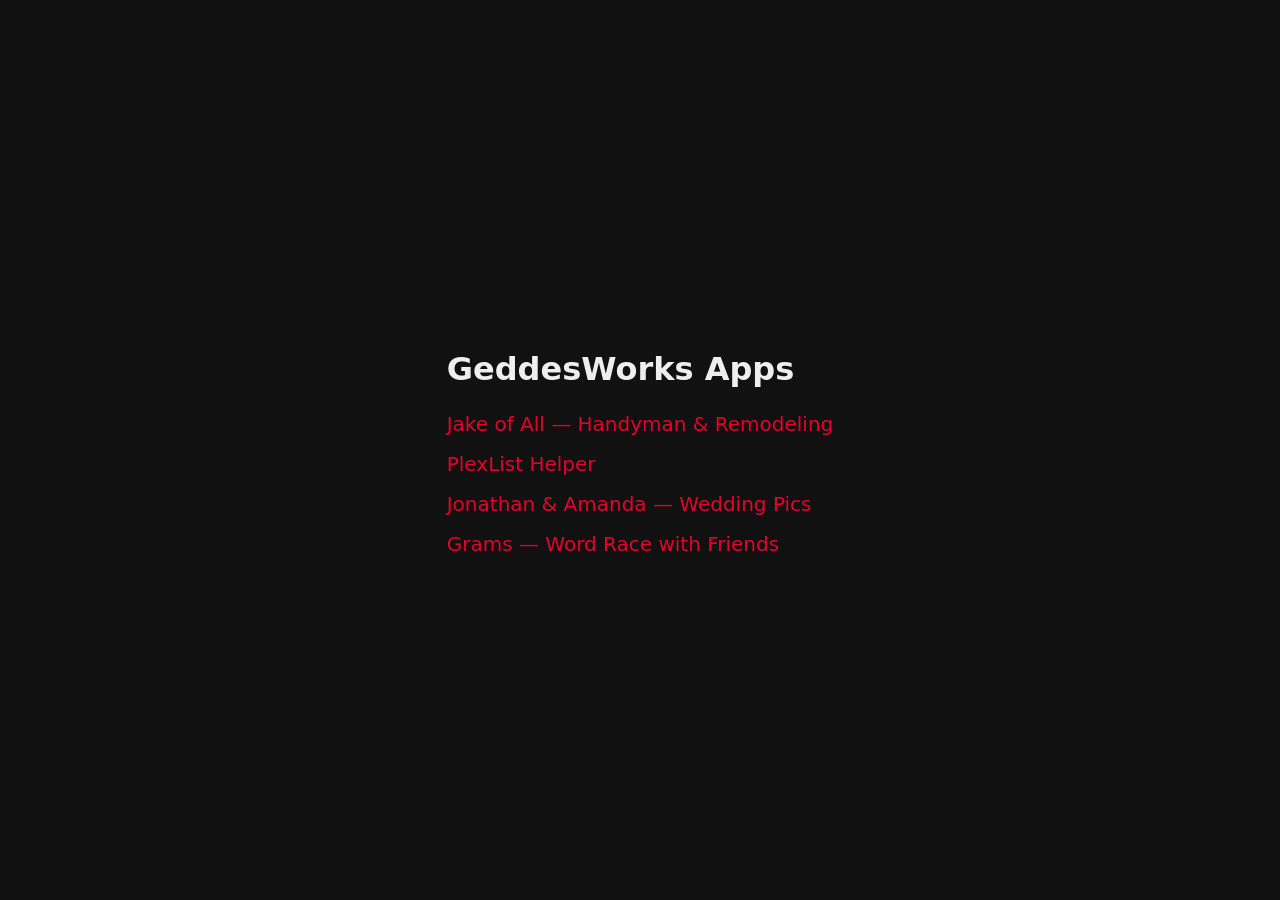
<file: index.html>
<!DOCTYPE html>
<html lang="en">
  <head>
    <meta charset="UTF-8" />
    <meta name="viewport" content="width=device-width, initial-scale=1.0" />
    <title>apps.geddesworks.com</title>
    <style>
      body { background: #111; color: #eee; font-family: system-ui, sans-serif; display: grid; place-items: center; min-height: 100vh; margin: 0; }
      ul { list-style: none; padding: 0; display: flex; flex-direction: column; gap: 1rem; }
      a { color: #E4002B; text-decoration: none; font-size: 1.25rem; }
      a:hover { text-decoration: underline; }
    </style>
  </head>
  <body>
    <div>
      <h1 style="margin-bottom:1.5rem">GeddesWorks Apps</h1>
      <ul>
        <li><a href="/jakeofall/">Jake of All — Handyman &amp; Remodeling</a></li>
        <li><a href="/plexlists/">PlexList Helper</a></li>
        <li><a href="/weddingpics/">Jonathan &amp; Amanda — Wedding Pics</a></li>
        <li><a href="https://games.geddesworks.com/grams/">Grams — Word Race with Friends</a></li>
      </ul>
    </div>
  </body>
</html>
</file>
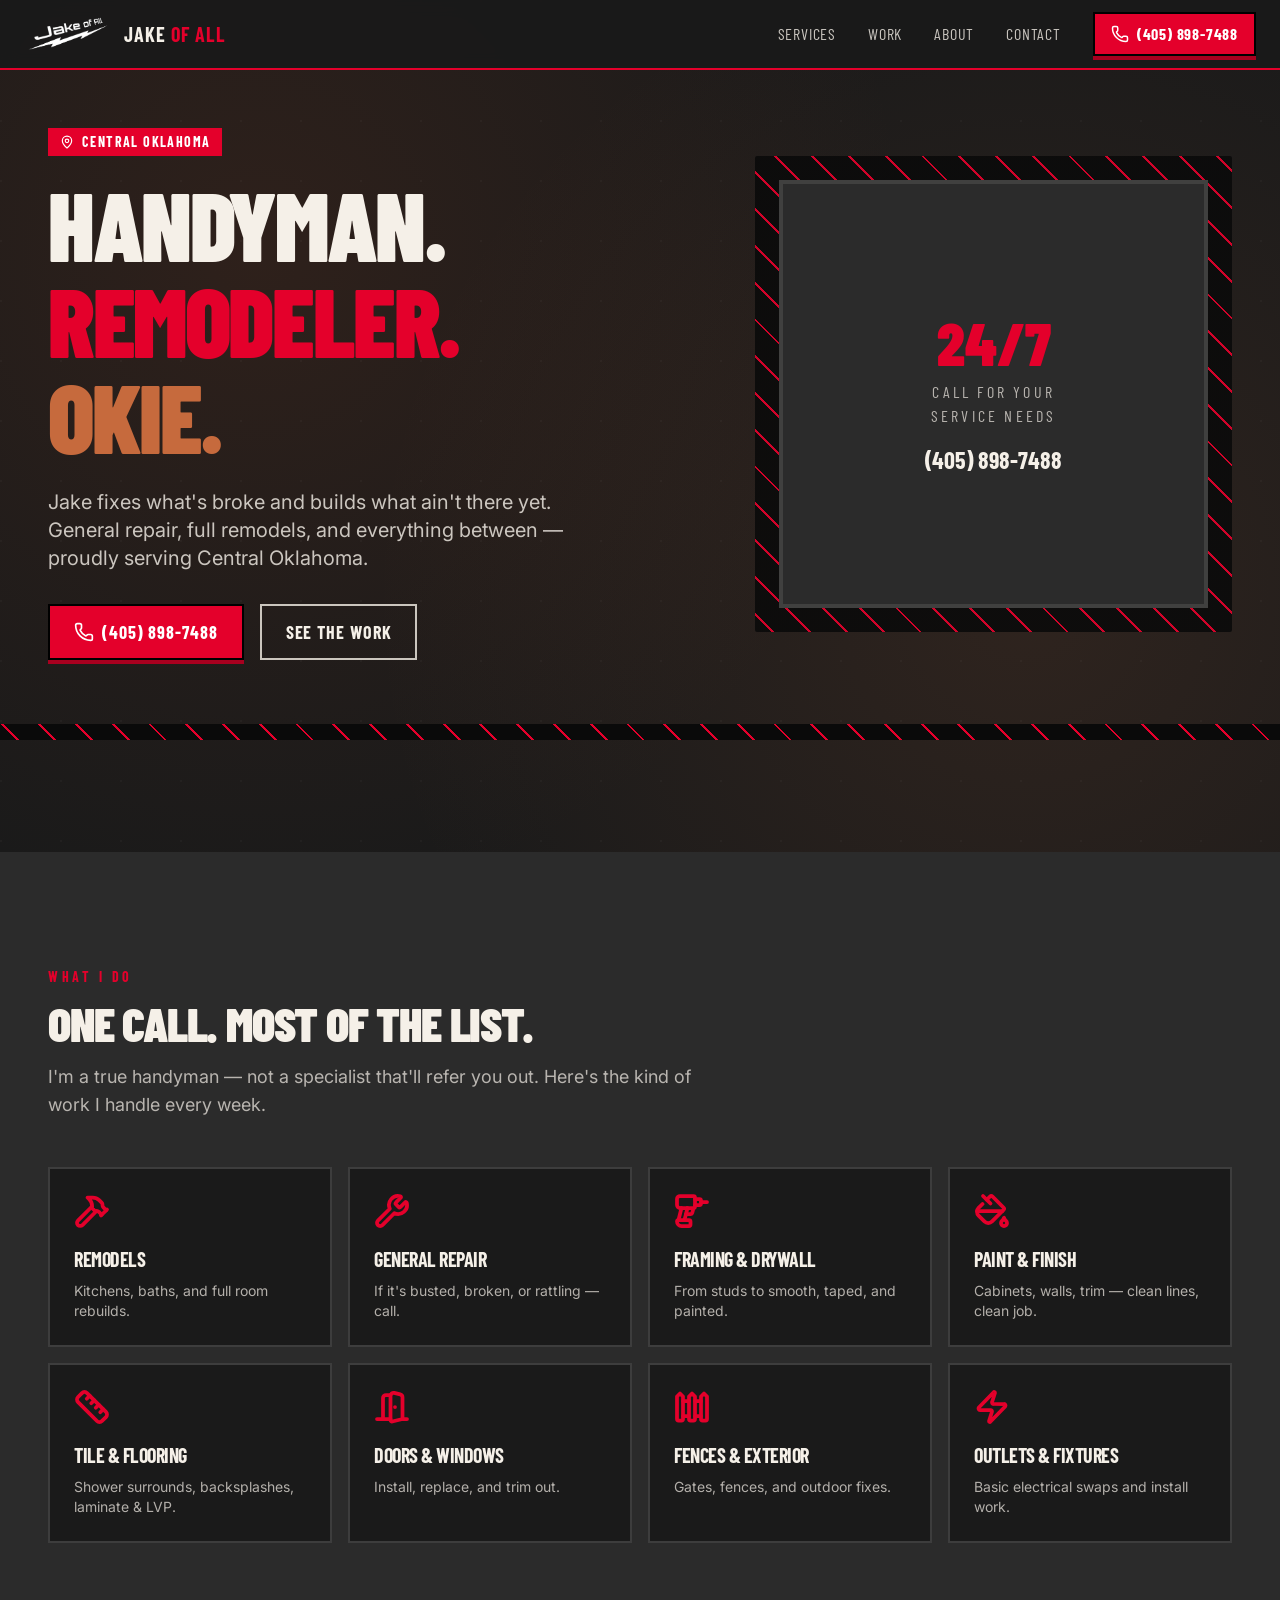
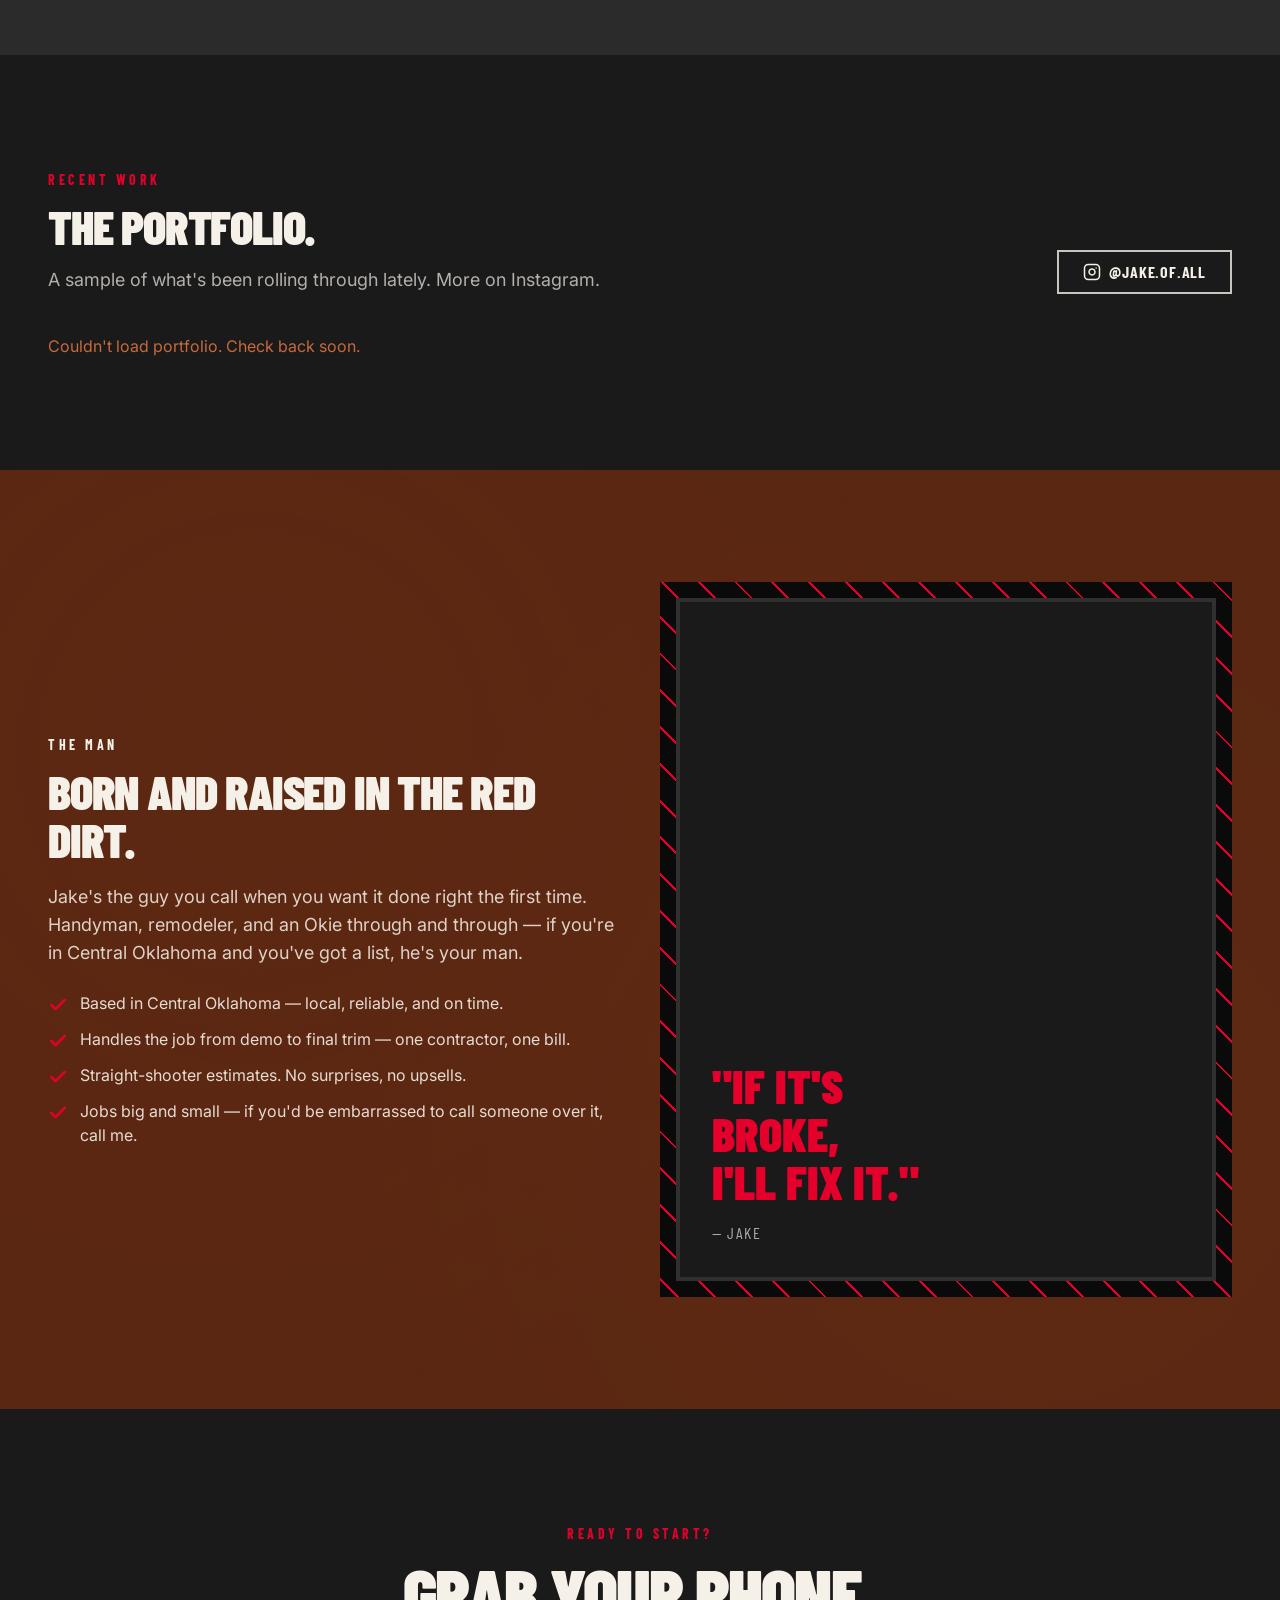
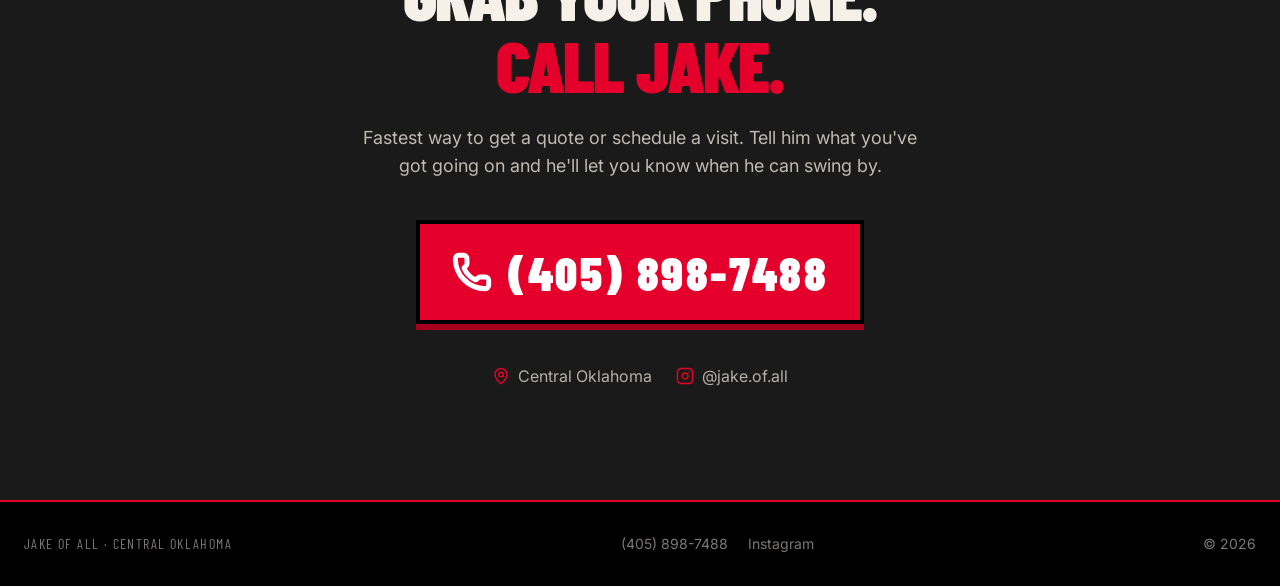
<file: jakeofall/index.html>
<!DOCTYPE html>
<html lang="en">
  <head>
    <meta charset="UTF-8" />
    <link rel="icon" type="image/png" href="/jakeofall/assets/JakeOfAllLogoWhite-Cu8ipCWB.png" />
    <meta name="viewport" content="width=device-width, initial-scale=1.0" />
    <meta
      name="description"
      content="Jake of All — handyman, general repair, and remodel contractor proudly serving Central Oklahoma. Call (405) 898-7488."
    />
    <meta name="theme-color" content="#E4002B" />
    <meta property="og:title" content="Jake of All — Central Oklahoma Handyman & Remodeler" />
    <meta
      property="og:description"
      content="Handyman, general repair, and remodel contractor serving Central Oklahoma. Kitchens, baths, fences, framing, and everything between."
    />
    <meta property="og:type" content="website" />
    <title>Jake of All — Central Oklahoma Handyman & Remodeler</title>
    <script type="module" crossorigin src="/jakeofall/assets/index-jErc-6pR.js"></script>
    <link rel="stylesheet" crossorigin href="/jakeofall/assets/index-Cdpyh_c7.css">
  </head>
  <body>
    <div id="root"></div>
  </body>
</html>
</file>
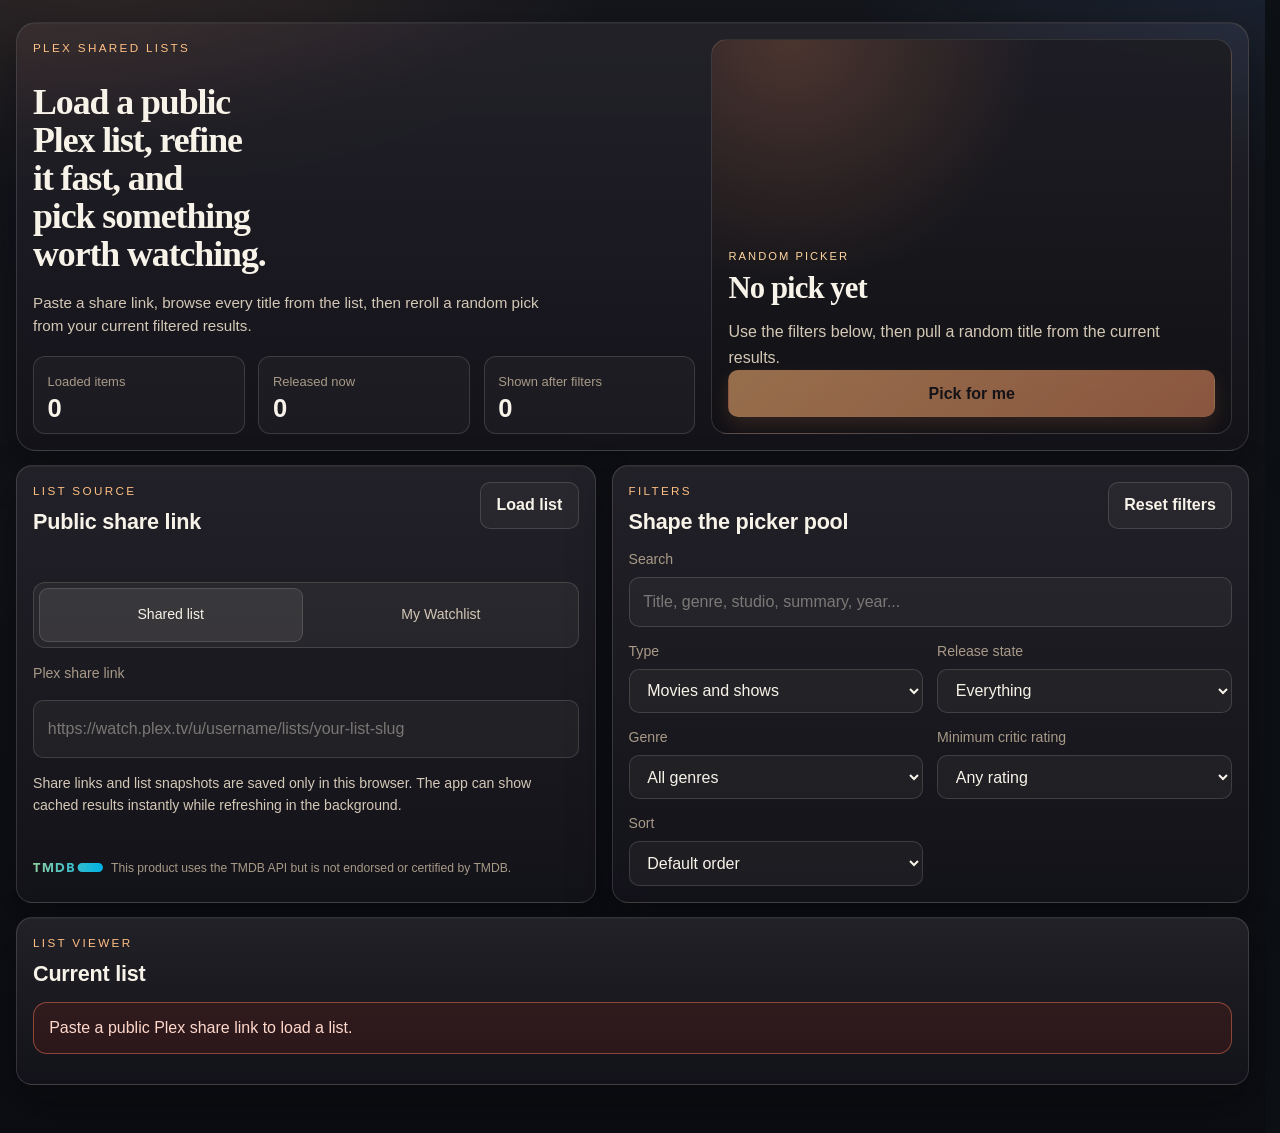
<file: plexlists/index.html>
<!doctype html>
<html lang="en">
  <head>
    <meta charset="UTF-8" />
    <link rel="icon" type="image/svg+xml" href="/plexlists/favicon.svg" />
    <meta name="viewport" content="width=device-width, initial-scale=1.0" />
    <title>Plex List Picker</title>
    <script type="module" crossorigin src="/plexlists/assets/index-rska1GSZ.js"></script>
    <link rel="stylesheet" crossorigin href="/plexlists/assets/index-DLprq443.css">
  </head>
  <body>
    <div id="root"></div>
  </body>
</html>
</file>
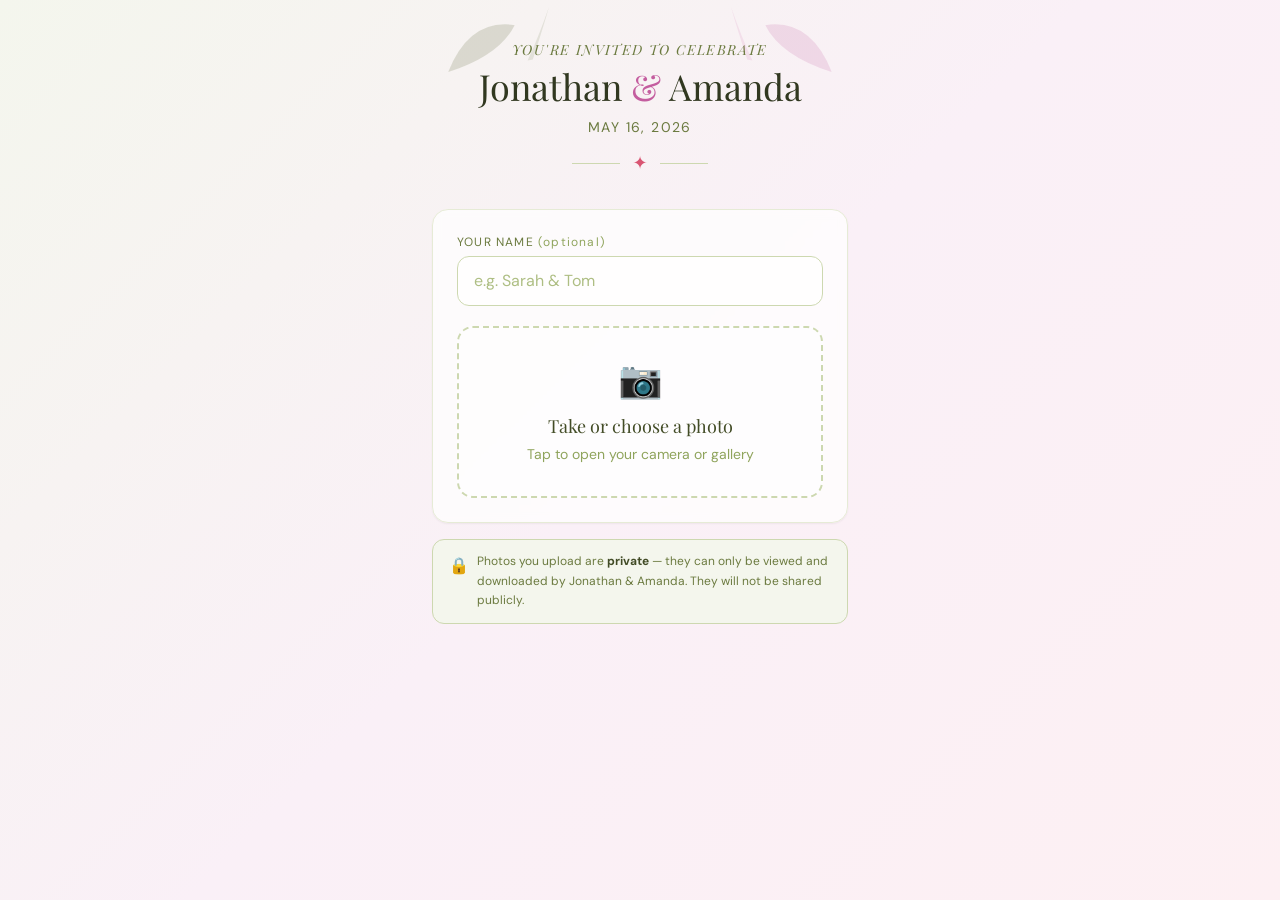
<file: weddingpics/index.html>
<!DOCTYPE html>
<html lang="en">
  <head>
    <meta charset="UTF-8" />
    <meta name="viewport" content="width=device-width, initial-scale=1.0, maximum-scale=1.0" />
    <link rel="icon" type="image/svg+xml" href="/weddingpics/favicon.svg" />
    <title>Jonathan & Amanda — May 16, 2026</title>
    <link rel="preconnect" href="https://fonts.googleapis.com" />
    <link rel="preconnect" href="https://fonts.gstatic.com" crossorigin />
    <link
      href="https://fonts.googleapis.com/css2?family=Playfair+Display:ital,wght@0,400;0,600;1,400&family=DM+Sans:wght@300;400;500&display=swap"
      rel="stylesheet"
    />
    <script type="module" crossorigin src="/weddingpics/assets/index-p2-Gth_q.js"></script>
    <link rel="stylesheet" crossorigin href="/weddingpics/assets/index-BRoI_YHA.css">
  </head>
  <body>
    <div id="root"></div>
  </body>
</html>
</file>
<file: jakeofall/assets/index-Cdpyh_c7.css>
@import"https://fonts.googleapis.com/css2?family=Barlow+Condensed:wght@600;700;800;900&family=Inter:wght@400;500;600;700&display=swap";*,:before,:after{--tw-border-spacing-x: 0;--tw-border-spacing-y: 0;--tw-translate-x: 0;--tw-translate-y: 0;--tw-rotate: 0;--tw-skew-x: 0;--tw-skew-y: 0;--tw-scale-x: 1;--tw-scale-y: 1;--tw-pan-x: ;--tw-pan-y: ;--tw-pinch-zoom: ;--tw-scroll-snap-strictness: proximity;--tw-gradient-from-position: ;--tw-gradient-via-position: ;--tw-gradient-to-position: ;--tw-ordinal: ;--tw-slashed-zero: ;--tw-numeric-figure: ;--tw-numeric-spacing: ;--tw-numeric-fraction: ;--tw-ring-inset: ;--tw-ring-offset-width: 0px;--tw-ring-offset-color: #fff;--tw-ring-color: rgb(59 130 246 / .5);--tw-ring-offset-shadow: 0 0 #0000;--tw-ring-shadow: 0 0 #0000;--tw-shadow: 0 0 #0000;--tw-shadow-colored: 0 0 #0000;--tw-blur: ;--tw-brightness: ;--tw-contrast: ;--tw-grayscale: ;--tw-hue-rotate: ;--tw-invert: ;--tw-saturate: ;--tw-sepia: ;--tw-drop-shadow: ;--tw-backdrop-blur: ;--tw-backdrop-brightness: ;--tw-backdrop-contrast: ;--tw-backdrop-grayscale: ;--tw-backdrop-hue-rotate: ;--tw-backdrop-invert: ;--tw-backdrop-opacity: ;--tw-backdrop-saturate: ;--tw-backdrop-sepia: ;--tw-contain-size: ;--tw-contain-layout: ;--tw-contain-paint: ;--tw-contain-style: }::backdrop{--tw-border-spacing-x: 0;--tw-border-spacing-y: 0;--tw-translate-x: 0;--tw-translate-y: 0;--tw-rotate: 0;--tw-skew-x: 0;--tw-skew-y: 0;--tw-scale-x: 1;--tw-scale-y: 1;--tw-pan-x: ;--tw-pan-y: ;--tw-pinch-zoom: ;--tw-scroll-snap-strictness: proximity;--tw-gradient-from-position: ;--tw-gradient-via-position: ;--tw-gradient-to-position: ;--tw-ordinal: ;--tw-slashed-zero: ;--tw-numeric-figure: ;--tw-numeric-spacing: ;--tw-numeric-fraction: ;--tw-ring-inset: ;--tw-ring-offset-width: 0px;--tw-ring-offset-color: #fff;--tw-ring-color: rgb(59 130 246 / .5);--tw-ring-offset-shadow: 0 0 #0000;--tw-ring-shadow: 0 0 #0000;--tw-shadow: 0 0 #0000;--tw-shadow-colored: 0 0 #0000;--tw-blur: ;--tw-brightness: ;--tw-contrast: ;--tw-grayscale: ;--tw-hue-rotate: ;--tw-invert: ;--tw-saturate: ;--tw-sepia: ;--tw-drop-shadow: ;--tw-backdrop-blur: ;--tw-backdrop-brightness: ;--tw-backdrop-contrast: ;--tw-backdrop-grayscale: ;--tw-backdrop-hue-rotate: ;--tw-backdrop-invert: ;--tw-backdrop-opacity: ;--tw-backdrop-saturate: ;--tw-backdrop-sepia: ;--tw-contain-size: ;--tw-contain-layout: ;--tw-contain-paint: ;--tw-contain-style: }*,:before,:after{box-sizing:border-box;border-width:0;border-style:solid;border-color:#e5e7eb}:before,:after{--tw-content: ""}html,:host{line-height:1.5;-webkit-text-size-adjust:100%;-moz-tab-size:4;-o-tab-size:4;tab-size:4;font-family:Inter,system-ui,sans-serif;font-feature-settings:normal;font-variation-settings:normal;-webkit-tap-highlight-color:transparent}body{margin:0;line-height:inherit}hr{height:0;color:inherit;border-top-width:1px}abbr:where([title]){-webkit-text-decoration:underline dotted;text-decoration:underline dotted}h1,h2,h3,h4,h5,h6{font-size:inherit;font-weight:inherit}a{color:inherit;text-decoration:inherit}b,strong{font-weight:bolder}code,kbd,samp,pre{font-family:ui-monospace,SFMono-Regular,Menlo,Monaco,Consolas,Liberation Mono,Courier New,monospace;font-feature-settings:normal;font-variation-settings:normal;font-size:1em}small{font-size:80%}sub,sup{font-size:75%;line-height:0;position:relative;vertical-align:baseline}sub{bottom:-.25em}sup{top:-.5em}table{text-indent:0;border-color:inherit;border-collapse:collapse}button,input,optgroup,select,textarea{font-family:inherit;font-feature-settings:inherit;font-variation-settings:inherit;font-size:100%;font-weight:inherit;line-height:inherit;letter-spacing:inherit;color:inherit;margin:0;padding:0}button,select{text-transform:none}button,input:where([type=button]),input:where([type=reset]),input:where([type=submit]){-webkit-appearance:button;background-color:transparent;background-image:none}:-moz-focusring{outline:auto}:-moz-ui-invalid{box-shadow:none}progress{vertical-align:baseline}::-webkit-inner-spin-button,::-webkit-outer-spin-button{height:auto}[type=search]{-webkit-appearance:textfield;outline-offset:-2px}::-webkit-search-decoration{-webkit-appearance:none}::-webkit-file-upload-button{-webkit-appearance:button;font:inherit}summary{display:list-item}blockquote,dl,dd,h1,h2,h3,h4,h5,h6,hr,figure,p,pre{margin:0}fieldset{margin:0;padding:0}legend{padding:0}ol,ul,menu{list-style:none;margin:0;padding:0}dialog{padding:0}textarea{resize:vertical}input::-moz-placeholder,textarea::-moz-placeholder{opacity:1;color:#9ca3af}input::placeholder,textarea::placeholder{opacity:1;color:#9ca3af}button,[role=button]{cursor:pointer}:disabled{cursor:default}img,svg,video,canvas,audio,iframe,embed,object{display:block;vertical-align:middle}img,video{max-width:100%;height:auto}[hidden]:where(:not([hidden=until-found])){display:none}html{scroll-behavior:smooth}body{--tw-bg-opacity: 1;background-color:rgb(26 26 26 / var(--tw-bg-opacity, 1));font-family:Inter,system-ui,sans-serif;--tw-text-opacity: 1;color:rgb(245 240 232 / var(--tw-text-opacity, 1));-webkit-font-smoothing:antialiased;-moz-osx-font-smoothing:grayscale;margin:0;min-height:100vh}h1,h2,h3,h4{font-family:Barlow Condensed,system-ui,sans-serif;text-transform:uppercase;letter-spacing:-.025em}.btn-tool{display:inline-flex;align-items:center;justify-content:center;gap:.5rem;border-width:2px;--tw-border-opacity: 1;border-color:rgb(0 0 0 / var(--tw-border-opacity, 1));--tw-bg-opacity: 1;background-color:rgb(228 0 43 / var(--tw-bg-opacity, 1));padding:.75rem 1.5rem;font-family:Barlow Condensed,system-ui,sans-serif;font-size:1.125rem;line-height:1.75rem;font-weight:700;text-transform:uppercase;letter-spacing:.05em;--tw-text-opacity: 1;color:rgb(255 255 255 / var(--tw-text-opacity, 1));--tw-shadow: 0 4px 0 0 #A8001F;--tw-shadow-colored: 0 4px 0 0 var(--tw-shadow-color);box-shadow:var(--tw-ring-offset-shadow, 0 0 #0000),var(--tw-ring-shadow, 0 0 #0000),var(--tw-shadow);transition-property:all;transition-timing-function:cubic-bezier(.4,0,.2,1);transition-duration:.15s}.btn-tool:hover{--tw-translate-y: -.125rem;transform:translate(var(--tw-translate-x),var(--tw-translate-y)) rotate(var(--tw-rotate)) skew(var(--tw-skew-x)) skewY(var(--tw-skew-y)) scaleX(var(--tw-scale-x)) scaleY(var(--tw-scale-y));--tw-bg-opacity: 1;background-color:rgb(255 31 61 / var(--tw-bg-opacity, 1))}.btn-tool:active{--tw-translate-y: 0px;transform:translate(var(--tw-translate-x),var(--tw-translate-y)) rotate(var(--tw-rotate)) skew(var(--tw-skew-x)) skewY(var(--tw-skew-y)) scaleX(var(--tw-scale-x)) scaleY(var(--tw-scale-y));--tw-shadow: 0 0 #0000;--tw-shadow-colored: 0 0 #0000;box-shadow:var(--tw-ring-offset-shadow, 0 0 #0000),var(--tw-ring-shadow, 0 0 #0000),var(--tw-shadow)}.btn-ghost{display:inline-flex;align-items:center;justify-content:center;gap:.5rem;border-width:2px;border-color:#f5f0e8cc;padding:.75rem 1.5rem;font-family:Barlow Condensed,system-ui,sans-serif;font-size:1.125rem;line-height:1.75rem;font-weight:700;text-transform:uppercase;letter-spacing:.05em;--tw-text-opacity: 1;color:rgb(245 240 232 / var(--tw-text-opacity, 1));transition-property:color,background-color,border-color,text-decoration-color,fill,stroke;transition-timing-function:cubic-bezier(.4,0,.2,1);transition-duration:.15s}.btn-ghost:hover{--tw-bg-opacity: 1;background-color:rgb(245 240 232 / var(--tw-bg-opacity, 1));--tw-text-opacity: 1;color:rgb(26 26 26 / var(--tw-text-opacity, 1))}.section{margin-left:auto;margin-right:auto;max-width:80rem;padding:5rem 1.5rem}@media (min-width: 768px){.section{padding:7rem 3rem}}.eyebrow{margin-bottom:.75rem;display:inline-block;font-family:Barlow Condensed,system-ui,sans-serif;font-size:.875rem;line-height:1.25rem;font-weight:700;text-transform:uppercase;letter-spacing:.25em;--tw-text-opacity: 1;color:rgb(228 0 43 / var(--tw-text-opacity, 1))}.pointer-events-none{pointer-events:none}.visible{visibility:visible}.fixed{position:fixed}.absolute{position:absolute}.relative{position:relative}.inset-0{top:0;right:0;bottom:0;left:0}.inset-4{top:1rem;right:1rem;bottom:1rem;left:1rem}.inset-6{top:1.5rem;right:1.5rem;bottom:1.5rem;left:1.5rem}.inset-x-0{left:0;right:0}.bottom-0{bottom:0}.left-1{left:.25rem}.top-0{top:0}.top-1{top:.25rem}.z-40{z-index:40}.z-50{z-index:50}.mx-auto{margin-left:auto;margin-right:auto}.mb-1{margin-bottom:.25rem}.mb-2{margin-bottom:.5rem}.mb-4{margin-bottom:1rem}.mb-6{margin-bottom:1.5rem}.mt-1{margin-top:.25rem}.mt-10{margin-top:2.5rem}.mt-12{margin-top:3rem}.mt-16{margin-top:4rem}.mt-2{margin-top:.5rem}.mt-4{margin-top:1rem}.mt-5{margin-top:1.25rem}.mt-6{margin-top:1.5rem}.mt-8{margin-top:2rem}.line-clamp-2{overflow:hidden;display:-webkit-box;-webkit-box-orient:vertical;-webkit-line-clamp:2}.block{display:block}.flex{display:flex}.inline-flex{display:inline-flex}.grid{display:grid}.hidden{display:none}.aspect-\[4\/3\]{aspect-ratio:4/3}.aspect-\[4\/5\]{aspect-ratio:4/5}.aspect-square{aspect-ratio:1 / 1}.h-10{height:2.5rem}.h-16{height:4rem}.h-4{height:1rem}.h-5{height:1.25rem}.h-full{height:100%}.max-h-\[90vh\]{max-height:90vh}.min-h-screen{min-height:100vh}.w-20{width:5rem}.w-5{width:1.25rem}.w-auto{width:auto}.w-full{width:100%}.min-w-0{min-width:0px}.max-w-2xl{max-width:42rem}.max-w-3xl{max-width:48rem}.max-w-4xl{max-width:56rem}.max-w-6xl{max-width:72rem}.max-w-7xl{max-width:80rem}.max-w-md{max-width:28rem}.max-w-xl{max-width:36rem}.flex-1{flex:1 1 0%}.shrink-0{flex-shrink:0}@keyframes pulse{50%{opacity:.5}}.animate-pulse{animation:pulse 2s cubic-bezier(.4,0,.6,1) infinite}.cursor-pointer{cursor:pointer}.grid-cols-2{grid-template-columns:repeat(2,minmax(0,1fr))}.grid-cols-3{grid-template-columns:repeat(3,minmax(0,1fr))}.flex-col{flex-direction:column}.flex-wrap{flex-wrap:wrap}.place-items-center{place-items:center}.items-start{align-items:flex-start}.items-center{align-items:center}.justify-end{justify-content:flex-end}.justify-center{justify-content:center}.justify-between{justify-content:space-between}.gap-1{gap:.25rem}.gap-10{gap:2.5rem}.gap-2{gap:.5rem}.gap-3{gap:.75rem}.gap-4{gap:1rem}.gap-5{gap:1.25rem}.gap-6{gap:1.5rem}.gap-8{gap:2rem}.space-y-3>:not([hidden])~:not([hidden]){--tw-space-y-reverse: 0;margin-top:calc(.75rem * calc(1 - var(--tw-space-y-reverse)));margin-bottom:calc(.75rem * var(--tw-space-y-reverse))}.space-y-4>:not([hidden])~:not([hidden]){--tw-space-y-reverse: 0;margin-top:calc(1rem * calc(1 - var(--tw-space-y-reverse)));margin-bottom:calc(1rem * var(--tw-space-y-reverse))}.space-y-5>:not([hidden])~:not([hidden]){--tw-space-y-reverse: 0;margin-top:calc(1.25rem * calc(1 - var(--tw-space-y-reverse)));margin-bottom:calc(1.25rem * var(--tw-space-y-reverse))}.divide-y-2>:not([hidden])~:not([hidden]){--tw-divide-y-reverse: 0;border-top-width:calc(2px * calc(1 - var(--tw-divide-y-reverse)));border-bottom-width:calc(2px * var(--tw-divide-y-reverse))}.divide-steel-lighter>:not([hidden])~:not([hidden]){--tw-divide-opacity: 1;border-color:rgb(61 61 61 / var(--tw-divide-opacity, 1))}.self-start{align-self:flex-start}.overflow-hidden{overflow:hidden}.overflow-y-auto{overflow-y:auto}.truncate{overflow:hidden;text-overflow:ellipsis;white-space:nowrap}.rounded-sm{border-radius:.125rem}.border{border-width:1px}.border-2{border-width:2px}.border-4{border-width:4px}.border-b-2{border-bottom-width:2px}.border-t{border-top-width:1px}.border-t-2{border-top-width:2px}.border-dashed{border-style:dashed}.border-black{--tw-border-opacity: 1;border-color:rgb(0 0 0 / var(--tw-border-opacity, 1))}.border-bone\/10{border-color:#f5f0e81a}.border-steel-lighter{--tw-border-opacity: 1;border-color:rgb(61 61 61 / var(--tw-border-opacity, 1))}.border-tool-red{--tw-border-opacity: 1;border-color:rgb(228 0 43 / var(--tw-border-opacity, 1))}.bg-black{--tw-bg-opacity: 1;background-color:rgb(0 0 0 / var(--tw-bg-opacity, 1))}.bg-black\/80{background-color:#000c}.bg-dirt{--tw-bg-opacity: 1;background-color:rgb(139 62 32 / var(--tw-bg-opacity, 1))}.bg-dirt-dark{--tw-bg-opacity: 1;background-color:rgb(90 39 18 / var(--tw-bg-opacity, 1))}.bg-dirt\/50{background-color:#8b3e2080}.bg-steel{--tw-bg-opacity: 1;background-color:rgb(26 26 26 / var(--tw-bg-opacity, 1))}.bg-steel-light{--tw-bg-opacity: 1;background-color:rgb(43 43 43 / var(--tw-bg-opacity, 1))}.bg-steel-lighter{--tw-bg-opacity: 1;background-color:rgb(61 61 61 / var(--tw-bg-opacity, 1))}.bg-steel\/95{background-color:#1a1a1af2}.bg-tool-red{--tw-bg-opacity: 1;background-color:rgb(228 0 43 / var(--tw-bg-opacity, 1))}.bg-dirt-grit{background-image:radial-gradient(circle at 20% 30%,rgba(139,62,32,.18) 0%,transparent 55%),radial-gradient(circle at 80% 70%,rgba(198,106,61,.12) 0%,transparent 55%)}.bg-tool-stripe{background-image:repeating-linear-gradient(45deg,#0a0a0a 0,#0a0a0a 12px,#e4002b 12px,#e4002b 14px,#0a0a0a 14px,#0a0a0a 26px)}.fill-tool-red{fill:#e4002b}.object-cover{-o-object-fit:cover;object-fit:cover}.p-2{padding:.5rem}.p-3{padding:.75rem}.p-4{padding:1rem}.p-6{padding:1.5rem}.p-8{padding:2rem}.\!px-4{padding-left:1rem!important;padding-right:1rem!important}.\!py-1\.5{padding-top:.375rem!important;padding-bottom:.375rem!important}.\!py-2{padding-top:.5rem!important;padding-bottom:.5rem!important}.px-1\.5{padding-left:.375rem;padding-right:.375rem}.px-2{padding-left:.5rem;padding-right:.5rem}.px-3{padding-left:.75rem;padding-right:.75rem}.px-6{padding-left:1.5rem;padding-right:1.5rem}.px-8{padding-left:2rem;padding-right:2rem}.py-0\.5{padding-top:.125rem;padding-bottom:.125rem}.py-1{padding-top:.25rem;padding-bottom:.25rem}.py-1\.5{padding-top:.375rem;padding-bottom:.375rem}.py-2{padding-top:.5rem;padding-bottom:.5rem}.py-3{padding-top:.75rem;padding-bottom:.75rem}.py-6{padding-top:1.5rem;padding-bottom:1.5rem}.py-8{padding-top:2rem;padding-bottom:2rem}.pb-20{padding-bottom:5rem}.pb-6{padding-bottom:1.5rem}.pt-24{padding-top:6rem}.pt-4{padding-top:1rem}.text-left{text-align:left}.text-center{text-align:center}.font-display{font-family:Barlow Condensed,system-ui,sans-serif}.font-sans{font-family:Inter,system-ui,sans-serif}.\!text-base{font-size:1rem!important;line-height:1.5rem!important}.\!text-sm{font-size:.875rem!important;line-height:1.25rem!important}.text-2xl{font-size:1.5rem;line-height:2rem}.text-3xl{font-size:1.875rem;line-height:2.25rem}.text-4xl{font-size:2.25rem;line-height:2.5rem}.text-5xl{font-size:3rem;line-height:1}.text-6xl{font-size:3.75rem;line-height:1}.text-\[10px\]{font-size:10px}.text-lg{font-size:1.125rem;line-height:1.75rem}.text-sm{font-size:.875rem;line-height:1.25rem}.text-xl{font-size:1.25rem;line-height:1.75rem}.text-xs{font-size:.75rem;line-height:1rem}.font-black{font-weight:900}.font-bold{font-weight:700}.uppercase{text-transform:uppercase}.lowercase{text-transform:lowercase}.leading-\[0\.9\]{line-height:.9}.leading-none{line-height:1}.tracking-\[0\.2em\]{letter-spacing:.2em}.tracking-wider{letter-spacing:.05em}.tracking-widest{letter-spacing:.1em}.\!text-bone{--tw-text-opacity: 1 !important;color:rgb(245 240 232 / var(--tw-text-opacity, 1))!important}.text-bone{--tw-text-opacity: 1;color:rgb(245 240 232 / var(--tw-text-opacity, 1))}.text-bone\/50{color:#f5f0e880}.text-bone\/60{color:#f5f0e899}.text-bone\/70{color:#f5f0e8b3}.text-bone\/75{color:#f5f0e8bf}.text-bone\/80{color:#f5f0e8cc}.text-bone\/85{color:#f5f0e8d9}.text-bone\/90{color:#f5f0e8e6}.text-dirt-light{--tw-text-opacity: 1;color:rgb(198 106 61 / var(--tw-text-opacity, 1))}.text-tool-red{--tw-text-opacity: 1;color:rgb(228 0 43 / var(--tw-text-opacity, 1))}.text-tool-red-hot{--tw-text-opacity: 1;color:rgb(255 31 61 / var(--tw-text-opacity, 1))}.text-white{--tw-text-opacity: 1;color:rgb(255 255 255 / var(--tw-text-opacity, 1))}.accent-tool-red{accent-color:#E4002B}.opacity-0{opacity:0}.opacity-30{opacity:.3}.opacity-40{opacity:.4}.opacity-90{opacity:.9}.opacity-\[0\.04\]{opacity:.04}.shadow-tool-lg{--tw-shadow: 0 6px 0 0 #A8001F;--tw-shadow-colored: 0 6px 0 0 var(--tw-shadow-color);box-shadow:var(--tw-ring-offset-shadow, 0 0 #0000),var(--tw-ring-shadow, 0 0 #0000),var(--tw-shadow)}.outline-none{outline:2px solid transparent;outline-offset:2px}.filter{filter:var(--tw-blur) var(--tw-brightness) var(--tw-contrast) var(--tw-grayscale) var(--tw-hue-rotate) var(--tw-invert) var(--tw-saturate) var(--tw-sepia) var(--tw-drop-shadow)}.backdrop-blur{--tw-backdrop-blur: blur(8px);-webkit-backdrop-filter:var(--tw-backdrop-blur) var(--tw-backdrop-brightness) var(--tw-backdrop-contrast) var(--tw-backdrop-grayscale) var(--tw-backdrop-hue-rotate) var(--tw-backdrop-invert) var(--tw-backdrop-opacity) var(--tw-backdrop-saturate) var(--tw-backdrop-sepia);backdrop-filter:var(--tw-backdrop-blur) var(--tw-backdrop-brightness) var(--tw-backdrop-contrast) var(--tw-backdrop-grayscale) var(--tw-backdrop-hue-rotate) var(--tw-backdrop-invert) var(--tw-backdrop-opacity) var(--tw-backdrop-saturate) var(--tw-backdrop-sepia)}.backdrop-blur-sm{--tw-backdrop-blur: blur(4px);-webkit-backdrop-filter:var(--tw-backdrop-blur) var(--tw-backdrop-brightness) var(--tw-backdrop-contrast) var(--tw-backdrop-grayscale) var(--tw-backdrop-hue-rotate) var(--tw-backdrop-invert) var(--tw-backdrop-opacity) var(--tw-backdrop-saturate) var(--tw-backdrop-sepia);backdrop-filter:var(--tw-backdrop-blur) var(--tw-backdrop-brightness) var(--tw-backdrop-contrast) var(--tw-backdrop-grayscale) var(--tw-backdrop-hue-rotate) var(--tw-backdrop-invert) var(--tw-backdrop-opacity) var(--tw-backdrop-saturate) var(--tw-backdrop-sepia)}.transition-all{transition-property:all;transition-timing-function:cubic-bezier(.4,0,.2,1);transition-duration:.15s}.transition-colors{transition-property:color,background-color,border-color,text-decoration-color,fill,stroke;transition-timing-function:cubic-bezier(.4,0,.2,1);transition-duration:.15s}.transition-opacity{transition-property:opacity;transition-timing-function:cubic-bezier(.4,0,.2,1);transition-duration:.15s}.transition-transform{transition-property:transform;transition-timing-function:cubic-bezier(.4,0,.2,1);transition-duration:.15s}.duration-500{transition-duration:.5s}.hover\:-translate-y-1:hover{--tw-translate-y: -.25rem;transform:translate(var(--tw-translate-x),var(--tw-translate-y)) rotate(var(--tw-rotate)) skew(var(--tw-skew-x)) skewY(var(--tw-skew-y)) scaleX(var(--tw-scale-x)) scaleY(var(--tw-scale-y))}.hover\:border-tool-red:hover{--tw-border-opacity: 1;border-color:rgb(228 0 43 / var(--tw-border-opacity, 1))}.hover\:bg-steel-lighter\/40:hover{background-color:#3d3d3d66}.hover\:bg-tool-red:hover{--tw-bg-opacity: 1;background-color:rgb(228 0 43 / var(--tw-bg-opacity, 1))}.hover\:bg-tool-red-hot:hover{--tw-bg-opacity: 1;background-color:rgb(255 31 61 / var(--tw-bg-opacity, 1))}.hover\:text-bone:hover{--tw-text-opacity: 1;color:rgb(245 240 232 / var(--tw-text-opacity, 1))}.hover\:text-tool-red:hover{--tw-text-opacity: 1;color:rgb(228 0 43 / var(--tw-text-opacity, 1))}.hover\:text-tool-red-hot:hover{--tw-text-opacity: 1;color:rgb(255 31 61 / var(--tw-text-opacity, 1))}.focus\:border-tool-red:focus{--tw-border-opacity: 1;border-color:rgb(228 0 43 / var(--tw-border-opacity, 1))}.active\:translate-y-0:active{--tw-translate-y: 0px;transform:translate(var(--tw-translate-x),var(--tw-translate-y)) rotate(var(--tw-rotate)) skew(var(--tw-skew-x)) skewY(var(--tw-skew-y)) scaleX(var(--tw-scale-x)) scaleY(var(--tw-scale-y))}.active\:shadow-none:active{--tw-shadow: 0 0 #0000;--tw-shadow-colored: 0 0 #0000;box-shadow:var(--tw-ring-offset-shadow, 0 0 #0000),var(--tw-ring-shadow, 0 0 #0000),var(--tw-shadow)}.disabled\:opacity-20:disabled{opacity:.2}.disabled\:opacity-40:disabled{opacity:.4}.disabled\:opacity-60:disabled{opacity:.6}.group:hover .group-hover\:scale-105{--tw-scale-x: 1.05;--tw-scale-y: 1.05;transform:translate(var(--tw-translate-x),var(--tw-translate-y)) rotate(var(--tw-rotate)) skew(var(--tw-skew-x)) skewY(var(--tw-skew-y)) scaleX(var(--tw-scale-x)) scaleY(var(--tw-scale-y))}.group:hover .group-hover\:opacity-100{opacity:1}@media (min-width: 640px){.sm\:block{display:block}.sm\:inline{display:inline}.sm\:grid-cols-2{grid-template-columns:repeat(2,minmax(0,1fr))}.sm\:grid-cols-4{grid-template-columns:repeat(4,minmax(0,1fr))}.sm\:text-6xl{font-size:3.75rem;line-height:1}}@media (min-width: 768px){.md\:block{display:block}.md\:flex{display:flex}.md\:hidden{display:none}.md\:grid-cols-2{grid-template-columns:repeat(2,minmax(0,1fr))}.md\:grid-cols-\[1\.4fr\,1fr\]{grid-template-columns:1.4fr 1fr}.md\:flex-row{flex-direction:row}.md\:items-end{align-items:flex-end}.md\:justify-between{justify-content:space-between}.md\:self-end{align-self:flex-end}.md\:px-12{padding-left:3rem;padding-right:3rem}.md\:pb-28{padding-bottom:7rem}.md\:pt-32{padding-top:8rem}.md\:text-5xl{font-size:3rem;line-height:1}.md\:text-7xl{font-size:4.5rem;line-height:1}.md\:text-xl{font-size:1.25rem;line-height:1.75rem}}@media (min-width: 1024px){.lg\:grid-cols-3{grid-template-columns:repeat(3,minmax(0,1fr))}.lg\:grid-cols-4{grid-template-columns:repeat(4,minmax(0,1fr))}.lg\:text-8xl{font-size:6rem;line-height:1}}
</file>
<file: plexlists/assets/index-DLprq443.css>
:root{--lightningcss-light: ;--lightningcss-dark:initial;color-scheme:dark;font-synthesis:none;text-rendering:optimizelegibility;-webkit-font-smoothing:antialiased;-moz-osx-font-smoothing:grayscale;--surface-top:#24232ae6;--surface-base:#14131aed;--border-soft:#fff5e624;--text-main:#f8f3e9;--text-dim:#d4c8b6;--text-muted:#a89a87;--accent:#ffc084;--elev-1:0 18px 44px #04040761, 0 1px 0 #ffffff0a inset;--elev-2:0 28px 54px #04040775, 0 1px 0 #ffffff0d inset;font-family:IBM Plex Sans,Avenir Next,Segoe UI,sans-serif;font-weight:400;line-height:1.5}*,:before,:after{box-sizing:border-box}html{scrollbar-gutter:stable;-webkit-text-size-adjust:100%;-moz-text-size-adjust:100%;text-size-adjust:100%;background:#0d1014}body{min-width:320px;min-height:100vh;color:var(--text-main);background:radial-gradient(70vw 60vh at 8% -12%,#ffa97429,#0000 62%),radial-gradient(55vw 45vh at 102% -8%,#579eff1f,#0000 66%),linear-gradient(#14161c 0%,#0f1116 54%,#0b0d12 100%);margin:0}body:before{content:"";pointer-events:none;opacity:.24;background-color:#0000;background-image:linear-gradient(#0000 94%,#ffffff04 100%),linear-gradient(90deg,#0000 94%,#ffffff03 100%);background-position:0 0,0 0;background-repeat:repeat,repeat;background-size:34px 34px;background-attachment:scroll,scroll;background-origin:padding-box,padding-box;background-clip:border-box,border-box;position:fixed;inset:0;-webkit-mask-image:linear-gradient(#000000e6,#0000);mask-image:linear-gradient(#000000e6,#0000)}a{color:inherit}button,input,select,textarea{font:inherit}#root{min-height:100vh}.app-shell{width:min(1240px,100% - 2rem);margin:0 auto;padding:1.35rem 0 3rem}.hero-panel,.panel,.media-card{border:1px solid var(--border-soft);background:linear-gradient(180deg, var(--surface-top), var(--surface-base));box-shadow:var(--elev-1);-webkit-backdrop-filter:blur(6px);backdrop-filter:blur(6px)}.hero-panel{isolation:isolate;border-radius:20px;grid-template-columns:minmax(0,1.12fr) minmax(0,.88fr);gap:1rem;padding:1rem;display:grid;position:relative;overflow:hidden}.hero-panel:before{content:"";z-index:-1;background:radial-gradient(1200px 420px at -8% -28%,#ff945c2e,#0000 60%),radial-gradient(740px 300px at 108% -14%,#4390ff24,#0000 66%);position:absolute;inset:0}.hero-copy{align-content:space-between;gap:1.1rem;min-width:0;display:grid}.eyebrow{letter-spacing:.2em;text-transform:uppercase;color:var(--accent);margin:0 0 .6rem;font-size:.73rem}.hero-copy h1,.picker-content h2,.empty-state h3{letter-spacing:-.03em;margin:0;font-family:Fraunces,Iowan Old Style,Palatino Linotype,serif;font-weight:580}.panel h2,.card-body h3{letter-spacing:-.01em;margin:0;font-family:IBM Plex Sans,Avenir Next,Segoe UI,sans-serif}.panel h2{font-weight:600}.hero-copy h1{text-wrap:balance;max-width:13ch;font-size:clamp(1.8rem,2.8vw,3rem);line-height:1.06}.hero-text,.panel-note,.picker-summary,.summary,.empty-state p,.card-meta,.details-grid dd,.status-cluster,.score-row{color:var(--text-dim)}.hero-text{max-width:62ch;margin:0;font-size:.95rem;line-height:1.55}.stat-row{grid-template-columns:repeat(3,minmax(0,1fr));gap:.85rem;display:grid}.stat-card{border:1px solid var(--border-soft);background:#f7f1e408;border-radius:12px;padding:.75rem .85rem}.stat-card strong{color:var(--text-main);margin-top:.2rem;font-size:clamp(1.35rem,2vw,1.8rem);line-height:1;display:block}.stat-label{color:var(--text-muted);font-size:.81rem}.picker-panel{border:1px solid var(--border-soft);background:radial-gradient(circle at 15% 0,#ff945c33,#0000 42%),linear-gradient(#1e1d24f2,#111115f2);border-radius:16px;min-height:380px;position:relative;overflow:hidden}.picker-panel.has-selection{box-shadow:inset 0 0 0 1px #ffffff0d}.picker-backdrop{filter:saturate(1.06)blur(1px);background-position:50%;background-size:cover;position:absolute;inset:0;transform:scale(1.05)}.picker-backdrop:after{content:"";background:linear-gradient(#07080a1a,#07080af0),linear-gradient(90deg,#07080ad6,#07080a47);position:absolute;inset:0}.picker-content{z-index:1;flex-direction:column;justify-content:flex-end;height:100%;min-height:380px;padding:1rem;display:flex;position:relative}.picker-label{color:#ffd59f;text-transform:uppercase;letter-spacing:.18em;margin:0 0 .45rem;font-size:.7rem}.picker-content h2{text-wrap:balance;max-width:13ch;font-size:clamp(1.55rem,2.4vw,2.55rem);line-height:1.06}.picker-meta,.card-meta{margin:.55rem 0 0;font-size:.92rem;line-height:1.5}.picker-summary{max-width:50ch;margin:.9rem 0 0;line-height:1.6}.picker-actions{flex-wrap:wrap;gap:.65rem;margin-top:1.1rem;display:flex}.panel-grid{grid-template-columns:minmax(0,1fr) minmax(0,1.1fr);gap:1rem;margin-top:.85rem;display:grid}.panel{border-radius:16px;padding:1rem}.panel-header{justify-content:space-between;align-items:flex-start;gap:.8rem;margin-bottom:.9rem;display:flex}.panel-header h2{text-wrap:balance;font-size:clamp(1.06rem,1.8vw,1.35rem);line-height:1.2}.field{gap:.43rem;display:grid}.field span{color:var(--text-muted);font-size:.88rem}.field input,.field select{border:1px solid var(--border-soft);width:100%;color:var(--text-main);background:#f7f1e40a;border-radius:10px;padding:.74rem .86rem;transition:border-color .18s,box-shadow .18s,background-color .18s}.field input:focus-visible,.field select:focus-visible{background:#f7f1e40f;border-color:#ffa9749e;outline:none;box-shadow:0 0 0 3px #ffa97429}.field input::placeholder{color:#f5efe16b}.settings-panel{gap:.95rem;display:grid}.mode-tabs{border:1px solid var(--border-soft);background:#f7f1e40d;border-radius:12px;gap:.4rem;padding:.3rem;display:flex}.mode-tab{color:var(--text-dim);cursor:pointer;background:0 0;border:1px solid #0000;border-radius:9px;flex:1;padding:.42rem .75rem;font-size:.88rem;transition:background .16s,color .16s,border-color .16s}.mode-tab:hover{color:var(--text-main)}.mode-tab.is-active{border-color:var(--border-soft);color:var(--text-main);background:#f7f1e414}.plex-signin-button{justify-content:center;width:100%}.watchlist-divider{color:var(--text-muted);align-items:center;gap:.75rem;font-size:.8rem;display:flex}.watchlist-divider:before,.watchlist-divider:after{content:"";background:var(--border-soft);flex:1;height:1px}.watchlist-token-row{justify-content:space-between;align-items:center;gap:.75rem;display:flex}.watchlist-token-set{color:#a8e6a3;font-size:.9rem}.watchlist-oauth-pending{gap:.5rem;display:grid}.watchlist-oauth-pending p{margin:0}.filter-grid{grid-template-columns:repeat(2,minmax(0,1fr));gap:.85rem;display:grid}.field-wide{grid-column:1/-1}.panel-note{margin:0;font-size:.88rem;line-height:1.55}.saved-lists{border:1px solid var(--border-soft);background:#f7f1e408;border-radius:12px;padding:.7rem}.saved-lists-title{letter-spacing:.1em;text-transform:uppercase;color:var(--text-muted);margin:0 0 .5rem;font-size:.78rem}.saved-lists-grid{gap:.42rem;display:grid}.saved-list-row{align-items:center;gap:.5rem;display:flex}.saved-list-load{border:1px solid var(--border-soft);width:100%;min-width:0;color:var(--text-main);cursor:pointer;text-align:left;background:#f7f1e408;border-radius:9px;justify-content:space-between;align-items:center;padding:.45rem .56rem;display:flex}.saved-list-load span{text-overflow:ellipsis;white-space:nowrap;padding-right:.45rem;overflow:hidden}.saved-list-load small{color:var(--text-muted);flex-shrink:0}.saved-list-load:hover,.saved-list-remove:hover{border-color:#ffa97473}.saved-list-remove{border:1px solid var(--border-soft);color:var(--text-dim);cursor:pointer;background:#f7f1e408;border-radius:9px;flex-shrink:0;padding:.45rem .54rem}.tmdb-attribution{color:var(--text-muted);align-items:center;gap:.5rem;margin:0;font-size:.76rem;display:inline-flex}.tmdb-attribution img{flex-shrink:0;width:70px;height:auto;display:block}.primary-button,.ghost-button,.card-pick-button,.text-link{border-radius:10px;transition:transform .16s,border-color .16s,background-color .16s,color .16s}.primary-button,.ghost-button,.card-pick-button{cursor:pointer;border:1px solid #0000;padding:.66rem .95rem;font-weight:600}.primary-button{color:#161419;background:linear-gradient(135deg,#ffb878,#ea8c60);box-shadow:0 8px 20px #ea8c6047}.primary-button:hover{filter:brightness(1.03);transform:translateY(-1px)}.ghost-button,.card-pick-button{border-color:var(--border-soft);color:var(--text-main);background:#f7f1e40a}.ghost-button:hover,.card-pick-button:hover,.text-link:hover{border-color:#ffa9746b;transform:translateY(-1px)}.primary-button:disabled{opacity:.56;cursor:not-allowed;transform:none}.results-panel{margin-top:.9rem}.status-cluster{flex-wrap:wrap;gap:.7rem;font-size:.88rem;display:flex}.status-cluster span{border:1px solid var(--border-soft);background:#f7f1e40a;border-radius:999px;padding:.2rem .56rem}.loading-state{background:linear-gradient(90deg,#ffa9741a,#ffa97408),#1a1618bd;border:1px solid #ffbc7a57;border-radius:12px;align-items:center;gap:.85rem;margin:0 0 .9rem;padding:.8rem .92rem;display:flex}.loading-state-secondary{flex-wrap:wrap;padding-right:1.05rem;position:relative}.loading-spinner{border:2px solid #ffffff38;border-top-color:#ffbf81;border-radius:999px;flex-shrink:0;width:28px;height:28px;animation:.74s linear infinite spin}.loading-spinner-secondary{border-width:2px;border-top-color:#9fd4ff;border-right-color:#9fd4ff80;width:22px;height:22px;animation-duration:.62s}.loading-copy p{margin:0}.loading-title{color:var(--text-main);font-size:.94rem;font-weight:620}.loading-copy p+p{color:var(--text-dim);margin-top:.2rem;font-size:.85rem}.loading-meter{background:#ffffff17;border-radius:999px;flex-shrink:0;width:min(220px,32vw);height:8px;margin-left:auto;overflow:hidden}.loading-meter div{border-radius:inherit;background:linear-gradient(90deg,#7ac4ff,#9be3ff);height:100%;transition:width .26s;animation:1.2s ease-in-out infinite pulse-bar;box-shadow:0 0 18px #8ad1ff59}.error-banner{color:#ffd8cc;background:#7623153d;border:1px solid #ff7e5b73;border-radius:14px;margin:0 0 .9rem;padding:.82rem .95rem}.cached-data-chip{color:#ffd8aa}.cached-refresh-button{padding:.25rem .6rem;font-size:.78rem}.warning-banner{color:#ffe2bc;background:#74471433;border:1px solid #ffbc7a61;border-radius:14px;margin:0 0 .9rem;padding:.82rem .95rem}.warning-banner p{margin:0}.warning-banner p+p{margin-top:.5rem}.empty-state{text-align:center;padding:1.9rem 0 .5rem}.empty-state p{max-width:56ch;margin:.55rem auto 0;line-height:1.55}.loading-skeleton-grid{grid-template-columns:repeat(auto-fill,minmax(min(100%,290px),1fr));gap:.8rem;margin-bottom:.4rem;display:grid}.loading-skeleton-card{border:1px solid var(--border-soft);background:linear-gradient(180deg, var(--surface-top), var(--surface-base));border-radius:14px;padding:.85rem}.loading-skeleton-button,.loading-skeleton-poster,.loading-skeleton-line{background:linear-gradient(100deg,#ffffff12 10%,#ffffff29 28%,#ffffff12 46%) 0 0/220% 100%;border-radius:9px;animation:1.2s ease-in-out infinite shimmer}.loading-skeleton-button{width:104px;height:30px}.loading-skeleton-poster{aspect-ratio:2/3;border-radius:10px;width:100%;margin-top:.75rem}.loading-skeleton-line{height:12px;margin-top:.62rem}.loading-skeleton-line.short{width:62%}.media-grid{grid-template-columns:repeat(auto-fill,minmax(min(100%,290px),1fr));gap:.8rem;display:grid}.media-grid.is-hidden{display:none}.media-card{border-radius:14px;flex-direction:column;gap:.9rem;padding:.85rem;transition:transform .22s,border-color .22s,box-shadow .22s;display:flex}.media-card:hover{box-shadow:var(--elev-2);border-color:#ffa97466;transform:translateY(-2px)}.media-card.is-selected{box-shadow:var(--elev-2), 0 0 0 1px #ffb87c3d;border-color:#ffb87cc7}.card-pick-button{align-self:flex-start;padding:.44rem .72rem;font-size:.8rem}.poster-frame{aspect-ratio:2/3;border:1px solid var(--border-soft);background:radial-gradient(circle at top,#ffbc7a33,#0000 46%),#1f1f25;border-radius:10px;overflow:hidden}.poster-frame img,.poster-fallback{width:100%;height:100%}.poster-frame img{object-fit:contain;object-position:center;background:#121621;transition:transform .24s;display:block}.media-card:hover .poster-frame img{transform:scale(1.01)}.poster-fallback{letter-spacing:.06em;place-items:center;font-size:1.5rem;font-weight:700;display:grid}.card-body{flex-direction:column;flex:1;min-width:0;display:flex}.title-row{justify-content:space-between;align-items:flex-start;gap:.6rem;min-width:0;display:flex}.card-body h3{overflow-wrap:anywhere;text-wrap:balance;min-width:0;font-size:clamp(1rem,1.15vw,1.2rem);font-weight:640;line-height:1.24}.badge,.chip{white-space:nowrap;border-radius:999px;justify-content:center;align-items:center;display:inline-flex}.badge{letter-spacing:.09em;text-transform:uppercase;color:#fff6eb;flex-shrink:0;padding:.28rem .56rem;font-size:.66rem}.badge-movie{background:#fc946a4d}.badge-show{background:#68a7ff4d}.score-row{flex-wrap:wrap;gap:.5rem .75rem;margin-top:.55rem;font-size:.8rem;display:flex}.summary{overflow-wrap:anywhere;flex:1;margin:.65rem 0 0;font-size:.92rem;line-height:1.5}.chip-row{flex-wrap:wrap;gap:.45rem;margin-top:.75rem;display:flex}.chip{color:#ffe4c6;background:#f7f1e414;padding:.24rem .5rem;font-size:.72rem}.chip-alert{color:#ffd3a4;background:#ffa97433}.details-grid{grid-template-columns:repeat(2,minmax(0,1fr));gap:.62rem;margin:.82rem 0 0;display:grid}.details-grid div{min-width:0}.details-grid dt{text-transform:uppercase;letter-spacing:.14em;color:var(--accent);margin:0 0 .2rem;font-size:.66rem}.details-grid dd{overflow-wrap:anywhere;margin:0;font-size:.84rem;line-height:1.4}.text-link{color:#ffd8aa;align-self:flex-start;margin-top:.95rem;text-decoration:none}.hero-panel,.panel,.media-card{animation:.42s both rise-in}@keyframes rise-in{0%{opacity:0;transform:translateY(10px)}to{opacity:1;transform:translateY(0)}}@keyframes spin{to{transform:rotate(360deg)}}@keyframes shimmer{0%{background-position:100% 0}to{background-position:-40% 0}}@keyframes pulse-bar{0%,to{filter:brightness()}50%{filter:brightness(1.1)}}@media (width<=1180px){.hero-panel,.panel-grid{grid-template-columns:1fr}.hero-copy h1{max-width:16ch}.picker-panel,.picker-content{min-height:300px}}@media (width<=900px){.app-shell{width:min(1320px,100% - 1.6rem);padding-top:1rem}.panel-header{gap:.65rem}.panel-header h2{max-width:16ch}.filter-grid{grid-template-columns:1fr}.field-wide{grid-column:auto}}@media (width<=720px){.app-shell{width:calc(100% - 1rem);padding-top:.7rem;padding-bottom:2.4rem}.hero-panel,.panel,.media-card{border-radius:16px;padding:.82rem}.picker-content{min-height:320px;padding:.9rem}.hero-copy h1{max-width:20ch;font-size:clamp(1.4rem,6.2vw,2rem)}.hero-text{font-size:.9rem}.stat-row,.details-grid{grid-template-columns:1fr}.panel-header,.title-row{flex-direction:column}.title-row .badge{align-self:flex-start}.status-cluster{justify-content:flex-start}.loading-state-secondary{align-items:flex-start}.loading-meter{width:100%;margin-top:.25rem;margin-left:0}.tmdb-attribution{flex-direction:column;align-items:flex-start;gap:.35rem}.saved-list-row{flex-direction:column;align-items:stretch}.saved-list-load{width:100%}}
</file>
<file: weddingpics/assets/index-BRoI_YHA.css>
*,:before,:after{--tw-border-spacing-x: 0;--tw-border-spacing-y: 0;--tw-translate-x: 0;--tw-translate-y: 0;--tw-rotate: 0;--tw-skew-x: 0;--tw-skew-y: 0;--tw-scale-x: 1;--tw-scale-y: 1;--tw-pan-x: ;--tw-pan-y: ;--tw-pinch-zoom: ;--tw-scroll-snap-strictness: proximity;--tw-gradient-from-position: ;--tw-gradient-via-position: ;--tw-gradient-to-position: ;--tw-ordinal: ;--tw-slashed-zero: ;--tw-numeric-figure: ;--tw-numeric-spacing: ;--tw-numeric-fraction: ;--tw-ring-inset: ;--tw-ring-offset-width: 0px;--tw-ring-offset-color: #fff;--tw-ring-color: rgb(59 130 246 / .5);--tw-ring-offset-shadow: 0 0 #0000;--tw-ring-shadow: 0 0 #0000;--tw-shadow: 0 0 #0000;--tw-shadow-colored: 0 0 #0000;--tw-blur: ;--tw-brightness: ;--tw-contrast: ;--tw-grayscale: ;--tw-hue-rotate: ;--tw-invert: ;--tw-saturate: ;--tw-sepia: ;--tw-drop-shadow: ;--tw-backdrop-blur: ;--tw-backdrop-brightness: ;--tw-backdrop-contrast: ;--tw-backdrop-grayscale: ;--tw-backdrop-hue-rotate: ;--tw-backdrop-invert: ;--tw-backdrop-opacity: ;--tw-backdrop-saturate: ;--tw-backdrop-sepia: ;--tw-contain-size: ;--tw-contain-layout: ;--tw-contain-paint: ;--tw-contain-style: }::backdrop{--tw-border-spacing-x: 0;--tw-border-spacing-y: 0;--tw-translate-x: 0;--tw-translate-y: 0;--tw-rotate: 0;--tw-skew-x: 0;--tw-skew-y: 0;--tw-scale-x: 1;--tw-scale-y: 1;--tw-pan-x: ;--tw-pan-y: ;--tw-pinch-zoom: ;--tw-scroll-snap-strictness: proximity;--tw-gradient-from-position: ;--tw-gradient-via-position: ;--tw-gradient-to-position: ;--tw-ordinal: ;--tw-slashed-zero: ;--tw-numeric-figure: ;--tw-numeric-spacing: ;--tw-numeric-fraction: ;--tw-ring-inset: ;--tw-ring-offset-width: 0px;--tw-ring-offset-color: #fff;--tw-ring-color: rgb(59 130 246 / .5);--tw-ring-offset-shadow: 0 0 #0000;--tw-ring-shadow: 0 0 #0000;--tw-shadow: 0 0 #0000;--tw-shadow-colored: 0 0 #0000;--tw-blur: ;--tw-brightness: ;--tw-contrast: ;--tw-grayscale: ;--tw-hue-rotate: ;--tw-invert: ;--tw-saturate: ;--tw-sepia: ;--tw-drop-shadow: ;--tw-backdrop-blur: ;--tw-backdrop-brightness: ;--tw-backdrop-contrast: ;--tw-backdrop-grayscale: ;--tw-backdrop-hue-rotate: ;--tw-backdrop-invert: ;--tw-backdrop-opacity: ;--tw-backdrop-saturate: ;--tw-backdrop-sepia: ;--tw-contain-size: ;--tw-contain-layout: ;--tw-contain-paint: ;--tw-contain-style: }*,:before,:after{box-sizing:border-box;border-width:0;border-style:solid;border-color:#e5e7eb}:before,:after{--tw-content: ""}html,:host{line-height:1.5;-webkit-text-size-adjust:100%;-moz-tab-size:4;-o-tab-size:4;tab-size:4;font-family:DM Sans,system-ui,sans-serif;font-feature-settings:normal;font-variation-settings:normal;-webkit-tap-highlight-color:transparent}body{margin:0;line-height:inherit}hr{height:0;color:inherit;border-top-width:1px}abbr:where([title]){-webkit-text-decoration:underline dotted;text-decoration:underline dotted}h1,h2,h3,h4,h5,h6{font-size:inherit;font-weight:inherit}a{color:inherit;text-decoration:inherit}b,strong{font-weight:bolder}code,kbd,samp,pre{font-family:ui-monospace,SFMono-Regular,Menlo,Monaco,Consolas,Liberation Mono,Courier New,monospace;font-feature-settings:normal;font-variation-settings:normal;font-size:1em}small{font-size:80%}sub,sup{font-size:75%;line-height:0;position:relative;vertical-align:baseline}sub{bottom:-.25em}sup{top:-.5em}table{text-indent:0;border-color:inherit;border-collapse:collapse}button,input,optgroup,select,textarea{font-family:inherit;font-feature-settings:inherit;font-variation-settings:inherit;font-size:100%;font-weight:inherit;line-height:inherit;letter-spacing:inherit;color:inherit;margin:0;padding:0}button,select{text-transform:none}button,input:where([type=button]),input:where([type=reset]),input:where([type=submit]){-webkit-appearance:button;background-color:transparent;background-image:none}:-moz-focusring{outline:auto}:-moz-ui-invalid{box-shadow:none}progress{vertical-align:baseline}::-webkit-inner-spin-button,::-webkit-outer-spin-button{height:auto}[type=search]{-webkit-appearance:textfield;outline-offset:-2px}::-webkit-search-decoration{-webkit-appearance:none}::-webkit-file-upload-button{-webkit-appearance:button;font:inherit}summary{display:list-item}blockquote,dl,dd,h1,h2,h3,h4,h5,h6,hr,figure,p,pre{margin:0}fieldset{margin:0;padding:0}legend{padding:0}ol,ul,menu{list-style:none;margin:0;padding:0}dialog{padding:0}textarea{resize:vertical}input::-moz-placeholder,textarea::-moz-placeholder{opacity:1;color:#9ca3af}input::placeholder,textarea::placeholder{opacity:1;color:#9ca3af}button,[role=button]{cursor:pointer}:disabled{cursor:default}img,svg,video,canvas,audio,iframe,embed,object{display:block;vertical-align:middle}img,video{max-width:100%;height:auto}[hidden]:where(:not([hidden=until-found])){display:none}body{--tw-bg-opacity: 1;background-color:rgb(247 243 236 / var(--tw-bg-opacity, 1));font-family:DM Sans,system-ui,sans-serif;--tw-text-opacity: 1;color:rgb(34 38 24 / var(--tw-text-opacity, 1));-webkit-tap-highlight-color:transparent}.btn-primary{border-radius:9999px;--tw-bg-opacity: 1;background-color:rgb(85 98 48 / var(--tw-bg-opacity, 1));padding:.75rem 1.5rem;font-family:DM Sans,system-ui,sans-serif;font-weight:500;--tw-text-opacity: 1;color:rgb(255 255 255 / var(--tw-text-opacity, 1));--tw-shadow: 0 1px 2px 0 rgb(0 0 0 / .05);--tw-shadow-colored: 0 1px 2px 0 var(--tw-shadow-color);box-shadow:var(--tw-ring-offset-shadow, 0 0 #0000),var(--tw-ring-shadow, 0 0 #0000),var(--tw-shadow);transition-property:all;transition-timing-function:cubic-bezier(.4,0,.2,1);transition-duration:.15s}.btn-primary:hover{--tw-bg-opacity: 1;background-color:rgb(66 76 38 / var(--tw-bg-opacity, 1))}.btn-primary:active{--tw-bg-opacity: 1;background-color:rgb(49 56 32 / var(--tw-bg-opacity, 1))}.btn-primary:disabled{cursor:not-allowed;opacity:.5}.btn-ghost{border-radius:9999px;border-width:1px;--tw-border-opacity: 1;border-color:rgb(174 190 131 / var(--tw-border-opacity, 1));padding:.75rem 1.5rem;font-family:DM Sans,system-ui,sans-serif;font-weight:500;--tw-text-opacity: 1;color:rgb(66 76 38 / var(--tw-text-opacity, 1));transition-property:all;transition-timing-function:cubic-bezier(.4,0,.2,1);transition-duration:.15s}.btn-ghost:hover{--tw-border-opacity: 1;border-color:rgb(107 122 63 / var(--tw-border-opacity, 1));--tw-text-opacity: 1;color:rgb(34 38 24 / var(--tw-text-opacity, 1))}.card{border-radius:1rem;border-width:1px;--tw-border-opacity: 1;border-color:rgb(230 235 214 / var(--tw-border-opacity, 1));background-color:#ffffffb3;padding:1.5rem;--tw-shadow: 0 1px 2px 0 rgb(0 0 0 / .05);--tw-shadow-colored: 0 1px 2px 0 var(--tw-shadow-color);box-shadow:var(--tw-ring-offset-shadow, 0 0 #0000),var(--tw-ring-shadow, 0 0 #0000),var(--tw-shadow);--tw-backdrop-blur: blur(4px);-webkit-backdrop-filter:var(--tw-backdrop-blur) var(--tw-backdrop-brightness) var(--tw-backdrop-contrast) var(--tw-backdrop-grayscale) var(--tw-backdrop-hue-rotate) var(--tw-backdrop-invert) var(--tw-backdrop-opacity) var(--tw-backdrop-saturate) var(--tw-backdrop-sepia);backdrop-filter:var(--tw-backdrop-blur) var(--tw-backdrop-brightness) var(--tw-backdrop-contrast) var(--tw-backdrop-grayscale) var(--tw-backdrop-hue-rotate) var(--tw-backdrop-invert) var(--tw-backdrop-opacity) var(--tw-backdrop-saturate) var(--tw-backdrop-sepia)}.pointer-events-none{pointer-events:none}.fixed{position:fixed}.absolute{position:absolute}.relative{position:relative}.inset-0{top:0;right:0;bottom:0;left:0}.bottom-0{bottom:0}.bottom-4{bottom:1rem}.left-0{left:0}.left-2{left:.5rem}.right-0{right:0}.right-1\.5{right:.375rem}.right-2{right:.5rem}.top-1\.5{top:.375rem}.top-2{top:.5rem}.top-4{top:1rem}.z-10{z-index:10}.z-50{z-index:50}.z-\[60\]{z-index:60}.mx-auto{margin-left:auto;margin-right:auto}.mb-1{margin-bottom:.25rem}.mb-1\.5{margin-bottom:.375rem}.mb-2{margin-bottom:.5rem}.mb-3{margin-bottom:.75rem}.mb-4{margin-bottom:1rem}.mb-5{margin-bottom:1.25rem}.mb-6{margin-bottom:1.5rem}.mt-0\.5{margin-top:.125rem}.mt-2{margin-top:.5rem}.mt-3{margin-top:.75rem}.mt-4{margin-top:1rem}.mt-5{margin-top:1.25rem}.mt-6{margin-top:1.5rem}.block{display:block}.flex{display:flex}.grid{display:grid}.hidden{display:none}.aspect-square{aspect-ratio:1 / 1}.h-1\.5{height:.375rem}.h-12{height:3rem}.h-2{height:.5rem}.h-6{height:1.5rem}.h-7{height:1.75rem}.h-8{height:2rem}.h-full{height:100%}.h-px{height:1px}.max-h-\[80vh\]{max-height:80vh}.min-h-screen{min-height:100vh}.w-12{width:3rem}.w-28{width:7rem}.w-32{width:8rem}.w-36{width:9rem}.w-6{width:1.5rem}.w-7{width:1.75rem}.w-full{width:100%}.min-w-0{min-width:0px}.max-w-2xl{max-width:42rem}.max-w-\[90vw\]{max-width:90vw}.max-w-md{max-width:28rem}.max-w-sm{max-width:24rem}.max-w-xs{max-width:20rem}.flex-1{flex:1 1 0%}.shrink-0{flex-shrink:0}.-rotate-12{--tw-rotate: -12deg;transform:translate(var(--tw-translate-x),var(--tw-translate-y)) rotate(var(--tw-rotate)) skew(var(--tw-skew-x)) skewY(var(--tw-skew-y)) scaleX(var(--tw-scale-x)) scaleY(var(--tw-scale-y))}.rotate-12{--tw-rotate: 12deg;transform:translate(var(--tw-translate-x),var(--tw-translate-y)) rotate(var(--tw-rotate)) skew(var(--tw-skew-x)) skewY(var(--tw-skew-y)) scaleX(var(--tw-scale-x)) scaleY(var(--tw-scale-y))}.scale-x-\[-1\]{--tw-scale-x: -1;transform:translate(var(--tw-translate-x),var(--tw-translate-y)) rotate(var(--tw-rotate)) skew(var(--tw-skew-x)) skewY(var(--tw-skew-y)) scaleX(var(--tw-scale-x)) scaleY(var(--tw-scale-y))}.transform{transform:translate(var(--tw-translate-x),var(--tw-translate-y)) rotate(var(--tw-rotate)) skew(var(--tw-skew-x)) skewY(var(--tw-skew-y)) scaleX(var(--tw-scale-x)) scaleY(var(--tw-scale-y))}.animate-\[wiggle_0\.4s_ease-in-out\]{animation:wiggle .4s ease-in-out}@keyframes spin{to{transform:rotate(360deg)}}.animate-spin{animation:spin 1s linear infinite}.cursor-pointer{cursor:pointer}.grid-cols-2{grid-template-columns:repeat(2,minmax(0,1fr))}.flex-col{flex-direction:column}.items-start{align-items:flex-start}.items-center{align-items:center}.justify-end{justify-content:flex-end}.justify-center{justify-content:center}.justify-between{justify-content:space-between}.gap-2{gap:.5rem}.gap-3{gap:.75rem}.gap-4{gap:1rem}.overflow-hidden{overflow:hidden}.truncate{overflow:hidden;text-overflow:ellipsis;white-space:nowrap}.rounded-2xl{border-radius:1rem}.rounded-full{border-radius:9999px}.rounded-lg{border-radius:.5rem}.rounded-xl{border-radius:.75rem}.rounded-b-xl{border-bottom-right-radius:.75rem;border-bottom-left-radius:.75rem}.border{border-width:1px}.border-2{border-width:2px}.border-b{border-bottom-width:1px}.border-dashed{border-style:dashed}.border-olive-100{--tw-border-opacity: 1;border-color:rgb(230 235 214 / var(--tw-border-opacity, 1))}.border-olive-200{--tw-border-opacity: 1;border-color:rgb(205 216 176 / var(--tw-border-opacity, 1))}.border-olive-300{--tw-border-opacity: 1;border-color:rgb(174 190 131 / var(--tw-border-opacity, 1))}.border-olive-400{--tw-border-opacity: 1;border-color:rgb(143 164 92 / var(--tw-border-opacity, 1))}.border-raspberry-400{--tw-border-opacity: 1;border-color:rgb(217 85 114 / var(--tw-border-opacity, 1))}.border-t-olive-600{--tw-border-opacity: 1;border-top-color:rgb(85 98 48 / var(--tw-border-opacity, 1))}.bg-black\/50{background-color:#00000080}.bg-olive-100{--tw-bg-opacity: 1;background-color:rgb(230 235 214 / var(--tw-bg-opacity, 1))}.bg-olive-200{--tw-bg-opacity: 1;background-color:rgb(205 216 176 / var(--tw-bg-opacity, 1))}.bg-olive-50{--tw-bg-opacity: 1;background-color:rgb(244 246 237 / var(--tw-bg-opacity, 1))}.bg-olive-900\/0{background-color:#22261800}.bg-olive-900\/90{background-color:#222618e6}.bg-raspberry-500{--tw-bg-opacity: 1;background-color:rgb(181 41 78 / var(--tw-bg-opacity, 1))}.bg-white\/40{background-color:#fff6}.bg-white\/60{background-color:#fff9}.bg-garden-gradient{background-image:linear-gradient(135deg,#f4f6ed,#faf0f7,#fdf0f3)}.bg-gradient-to-r{background-image:linear-gradient(to right,var(--tw-gradient-stops))}.bg-gradient-to-t{background-image:linear-gradient(to top,var(--tw-gradient-stops))}.from-black\/40{--tw-gradient-from: rgb(0 0 0 / .4) var(--tw-gradient-from-position);--tw-gradient-to: rgb(0 0 0 / 0) var(--tw-gradient-to-position);--tw-gradient-stops: var(--tw-gradient-from), var(--tw-gradient-to)}.from-olive-500{--tw-gradient-from: #6b7a3f var(--tw-gradient-from-position);--tw-gradient-to: rgb(107 122 63 / 0) var(--tw-gradient-to-position);--tw-gradient-stops: var(--tw-gradient-from), var(--tw-gradient-to)}.to-mulberry-400{--tw-gradient-to: #c45d9f var(--tw-gradient-to-position)}.to-transparent{--tw-gradient-to: transparent var(--tw-gradient-to-position)}.object-contain{-o-object-fit:contain;object-fit:contain}.object-cover{-o-object-fit:cover;object-fit:cover}.p-8{padding:2rem}.px-2{padding-left:.5rem;padding-right:.5rem}.px-3{padding-left:.75rem;padding-right:.75rem}.px-4{padding-left:1rem;padding-right:1rem}.px-5{padding-left:1.25rem;padding-right:1.25rem}.px-6{padding-left:1.5rem;padding-right:1.5rem}.py-1\.5{padding-top:.375rem;padding-bottom:.375rem}.py-12{padding-top:3rem;padding-bottom:3rem}.py-2{padding-top:.5rem;padding-bottom:.5rem}.py-3{padding-top:.75rem;padding-bottom:.75rem}.py-6{padding-top:1.5rem;padding-bottom:1.5rem}.py-8{padding-top:2rem;padding-bottom:2rem}.pb-16{padding-bottom:4rem}.pb-6{padding-bottom:1.5rem}.pt-10{padding-top:2.5rem}.pt-4{padding-top:1rem}.text-left{text-align:left}.text-center{text-align:center}.font-sans{font-family:DM Sans,system-ui,sans-serif}.font-serif{font-family:Playfair Display,Georgia,serif}.text-3xl{font-size:1.875rem;line-height:2.25rem}.text-4xl{font-size:2.25rem;line-height:2.5rem}.text-lg{font-size:1.125rem;line-height:1.75rem}.text-sm{font-size:.875rem;line-height:1.25rem}.text-xl{font-size:1.25rem;line-height:1.75rem}.text-xs{font-size:.75rem;line-height:1rem}.font-medium{font-weight:500}.uppercase{text-transform:uppercase}.normal-case{text-transform:none}.italic{font-style:italic}.leading-none{line-height:1}.leading-relaxed{line-height:1.625}.leading-tight{line-height:1.25}.tracking-widest{letter-spacing:.1em}.text-mulberry-400{--tw-text-opacity: 1;color:rgb(196 93 159 / var(--tw-text-opacity, 1))}.text-olive-300{--tw-text-opacity: 1;color:rgb(174 190 131 / var(--tw-text-opacity, 1))}.text-olive-400{--tw-text-opacity: 1;color:rgb(143 164 92 / var(--tw-text-opacity, 1))}.text-olive-500{--tw-text-opacity: 1;color:rgb(107 122 63 / var(--tw-text-opacity, 1))}.text-olive-600{--tw-text-opacity: 1;color:rgb(85 98 48 / var(--tw-text-opacity, 1))}.text-olive-700{--tw-text-opacity: 1;color:rgb(66 76 38 / var(--tw-text-opacity, 1))}.text-olive-800{--tw-text-opacity: 1;color:rgb(49 56 32 / var(--tw-text-opacity, 1))}.text-olive-900{--tw-text-opacity: 1;color:rgb(34 38 24 / var(--tw-text-opacity, 1))}.text-raspberry-300{--tw-text-opacity: 1;color:rgb(233 138 160 / var(--tw-text-opacity, 1))}.text-raspberry-400{--tw-text-opacity: 1;color:rgb(217 85 114 / var(--tw-text-opacity, 1))}.text-raspberry-500{--tw-text-opacity: 1;color:rgb(181 41 78 / var(--tw-text-opacity, 1))}.text-white{--tw-text-opacity: 1;color:rgb(255 255 255 / var(--tw-text-opacity, 1))}.text-white\/60{color:#fff9}.text-white\/80{color:#fffc}.opacity-0{opacity:0}.opacity-50{opacity:.5}.shadow-2xl{--tw-shadow: 0 25px 50px -12px rgb(0 0 0 / .25);--tw-shadow-colored: 0 25px 50px -12px var(--tw-shadow-color);box-shadow:var(--tw-ring-offset-shadow, 0 0 #0000),var(--tw-ring-shadow, 0 0 #0000),var(--tw-shadow)}.shadow-sm{--tw-shadow: 0 1px 2px 0 rgb(0 0 0 / .05);--tw-shadow-colored: 0 1px 2px 0 var(--tw-shadow-color);box-shadow:var(--tw-ring-offset-shadow, 0 0 #0000),var(--tw-ring-shadow, 0 0 #0000),var(--tw-shadow)}.filter{filter:var(--tw-blur) var(--tw-brightness) var(--tw-contrast) var(--tw-grayscale) var(--tw-hue-rotate) var(--tw-invert) var(--tw-saturate) var(--tw-sepia) var(--tw-drop-shadow)}.backdrop-blur-sm{--tw-backdrop-blur: blur(4px);-webkit-backdrop-filter:var(--tw-backdrop-blur) var(--tw-backdrop-brightness) var(--tw-backdrop-contrast) var(--tw-backdrop-grayscale) var(--tw-backdrop-hue-rotate) var(--tw-backdrop-invert) var(--tw-backdrop-opacity) var(--tw-backdrop-saturate) var(--tw-backdrop-sepia);backdrop-filter:var(--tw-backdrop-blur) var(--tw-backdrop-brightness) var(--tw-backdrop-contrast) var(--tw-backdrop-grayscale) var(--tw-backdrop-hue-rotate) var(--tw-backdrop-invert) var(--tw-backdrop-opacity) var(--tw-backdrop-saturate) var(--tw-backdrop-sepia)}.transition-all{transition-property:all;transition-timing-function:cubic-bezier(.4,0,.2,1);transition-duration:.15s}.transition-colors{transition-property:color,background-color,border-color,text-decoration-color,fill,stroke;transition-timing-function:cubic-bezier(.4,0,.2,1);transition-duration:.15s}.transition-opacity{transition-property:opacity;transition-timing-function:cubic-bezier(.4,0,.2,1);transition-duration:.15s}.transition-transform{transition-property:transform;transition-timing-function:cubic-bezier(.4,0,.2,1);transition-duration:.15s}.duration-150{transition-duration:.15s}.duration-300{transition-duration:.3s}.placeholder\:text-olive-300::-moz-placeholder{--tw-text-opacity: 1;color:rgb(174 190 131 / var(--tw-text-opacity, 1))}.placeholder\:text-olive-300::placeholder{--tw-text-opacity: 1;color:rgb(174 190 131 / var(--tw-text-opacity, 1))}.last\:border-0:last-child{border-width:0px}.hover\:border-olive-300:hover{--tw-border-opacity: 1;border-color:rgb(174 190 131 / var(--tw-border-opacity, 1))}.hover\:bg-raspberry-500:hover{--tw-bg-opacity: 1;background-color:rgb(181 41 78 / var(--tw-bg-opacity, 1))}.hover\:bg-raspberry-600:hover{--tw-bg-opacity: 1;background-color:rgb(147 32 62 / var(--tw-bg-opacity, 1))}.hover\:text-olive-600:hover{--tw-text-opacity: 1;color:rgb(85 98 48 / var(--tw-text-opacity, 1))}.hover\:text-raspberry-200:hover{--tw-text-opacity: 1;color:rgb(243 186 199 / var(--tw-text-opacity, 1))}.hover\:text-white:hover{--tw-text-opacity: 1;color:rgb(255 255 255 / var(--tw-text-opacity, 1))}.focus\:border-olive-400:focus{--tw-border-opacity: 1;border-color:rgb(143 164 92 / var(--tw-border-opacity, 1))}.focus\:border-raspberry-400:focus{--tw-border-opacity: 1;border-color:rgb(217 85 114 / var(--tw-border-opacity, 1))}.focus\:outline-none:focus{outline:2px solid transparent;outline-offset:2px}.focus\:ring-2:focus{--tw-ring-offset-shadow: var(--tw-ring-inset) 0 0 0 var(--tw-ring-offset-width) var(--tw-ring-offset-color);--tw-ring-shadow: var(--tw-ring-inset) 0 0 0 calc(2px + var(--tw-ring-offset-width)) var(--tw-ring-color);box-shadow:var(--tw-ring-offset-shadow),var(--tw-ring-shadow),var(--tw-shadow, 0 0 #0000)}.focus\:ring-olive-400:focus{--tw-ring-opacity: 1;--tw-ring-color: rgb(143 164 92 / var(--tw-ring-opacity, 1))}.active\:bg-raspberry-700:active{--tw-bg-opacity: 1;background-color:rgb(114 24 49 / var(--tw-bg-opacity, 1))}.group:hover .group-hover\:scale-105{--tw-scale-x: 1.05;--tw-scale-y: 1.05;transform:translate(var(--tw-translate-x),var(--tw-translate-y)) rotate(var(--tw-rotate)) skew(var(--tw-skew-x)) skewY(var(--tw-skew-y)) scaleX(var(--tw-scale-x)) scaleY(var(--tw-scale-y))}.group:hover .group-hover\:bg-olive-900\/20{background-color:#22261833}.group:hover .group-hover\:opacity-100{opacity:1}@media(min-width:640px){.sm\:grid-cols-3{grid-template-columns:repeat(3,minmax(0,1fr))}}
</file>
